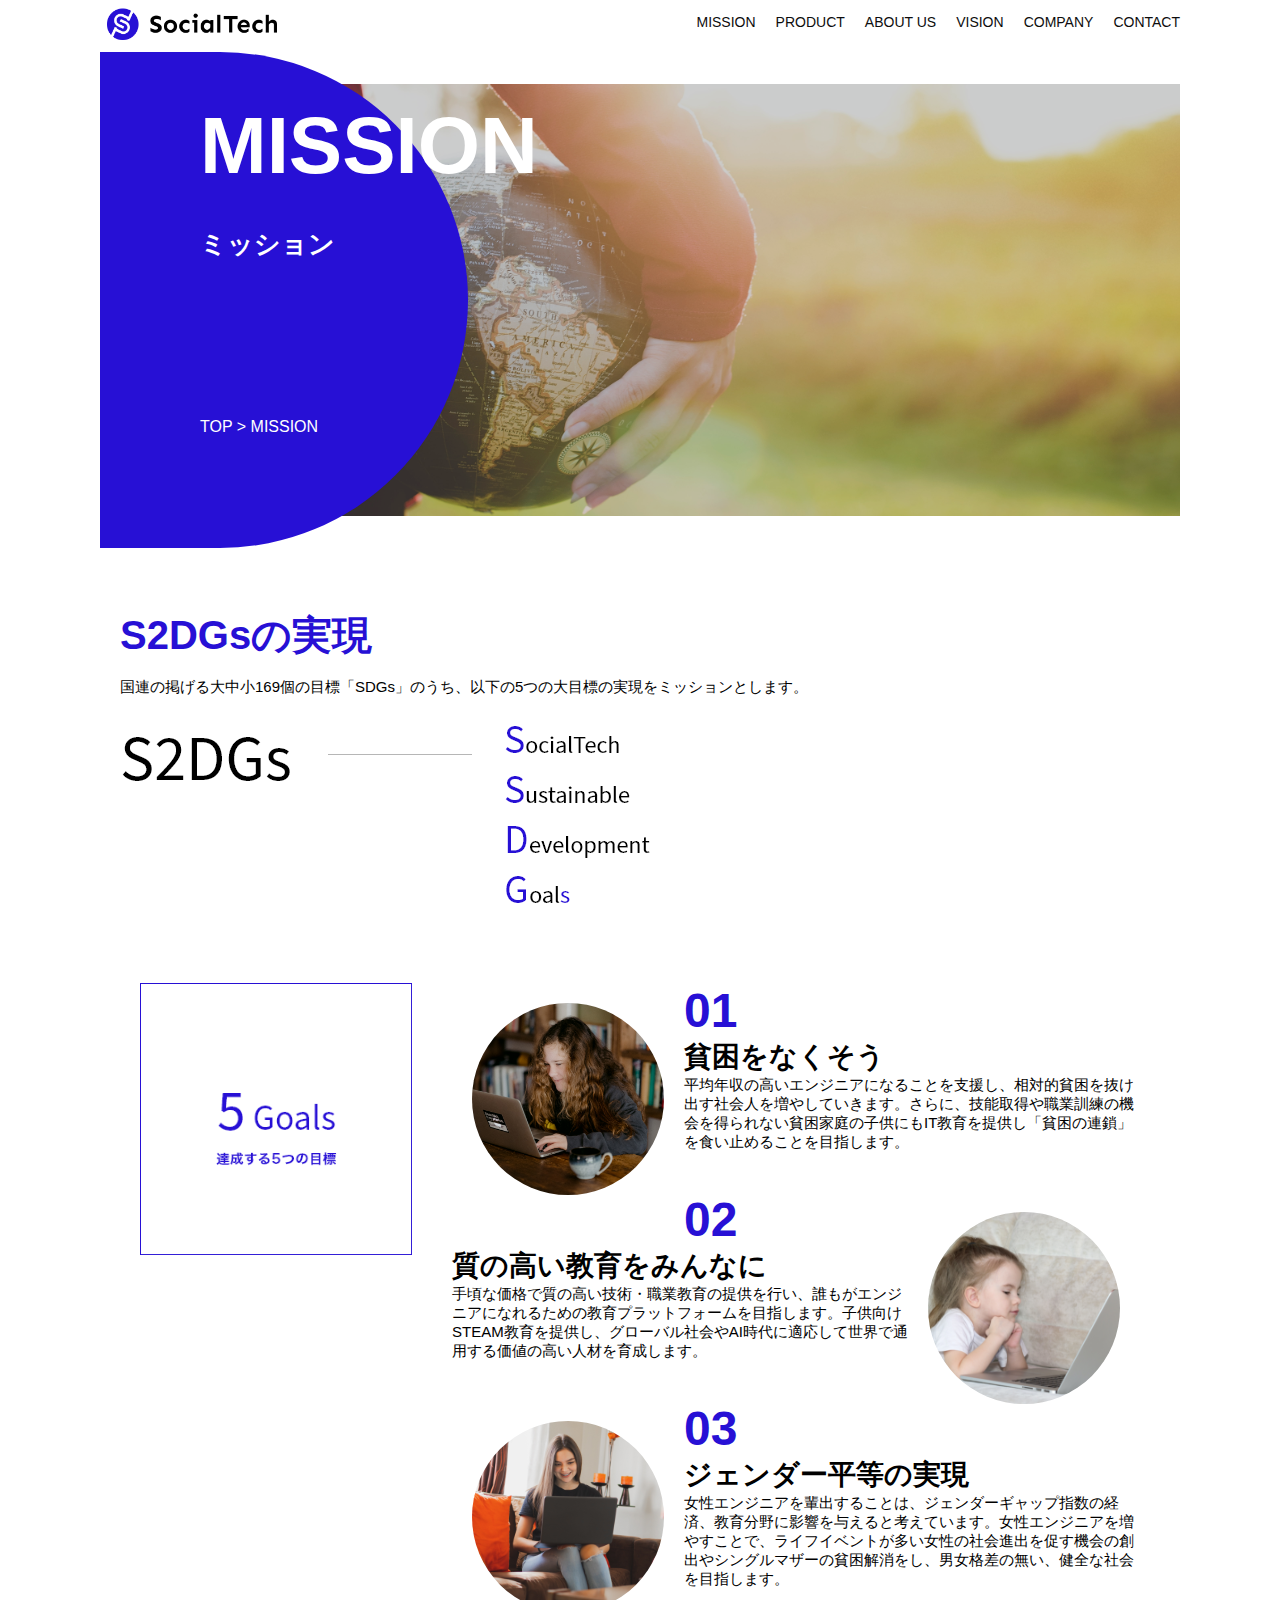
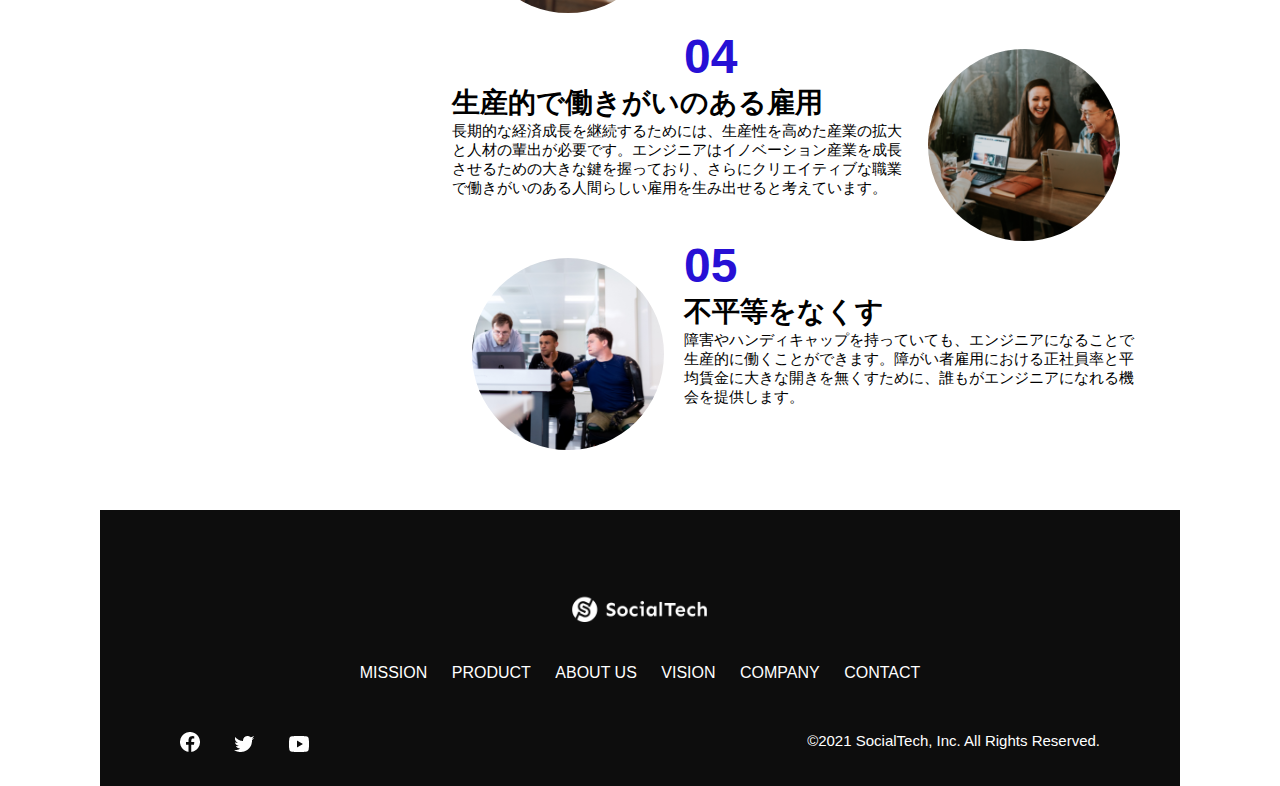
<file: kadai_tutorial_output/mission.html>
<!DOCTYPE html>
<html>
  <head>
    <title>SocialTech - MISSION ミッション -</title>
    <meta charset="utf-8" />
    <meta name="description" content="SocialTechが目指す5つの目標（S2DGs）を紹介します" />
    <meta name="viewport" content="width=device-width, initial-scale=1.0" />
    <link rel="stylesheet" href="style.css" />
  </head>

  <body>
    <!-- ヘッダー -->
    <header>
      <!-- ロゴ -->
      <a href="index.html" id="logo">
        <img src="images/logo.png" alt="トップページに戻る" />
      </a>

      <!-- PC用ナビゲーション -->
      <nav id="nav-pc">
        <ul>
          <li><a href="mission.html">MISSION</a></li>
          <li><a href="product.html">PRODUCT</a></li>
          <li><a href="index.html#aboutus">ABOUT US</a></li>
          <li><a href="index.html#vision">VISION</a></li>
          <li><a href="index.html#company">COMPANY</a></li>
          <li><a href="index.html#contact">CONTACT</a></li>
        </ul>
      </nav>

      <!-- スマホ用メニューボタン -->
      <button id="menu-sp">
        <img src="images/button-menu.png" alt="ナビゲーションを開く" onclick="document.getElementById('nav-sp').style.display = 'block'" />
      </button>

      <!-- スマホ用ナビゲーション -->
      <div id="nav-sp">
        <button id="close">
          <img src="images/button-close.png" alt="ナビゲーションを閉じる" onclick="document.getElementById('nav-sp').style.display = 'none'" />
        </button>

        <nav>
          <ul>
            <li>
              <a id="logo-sp" href="index.html" onclick="document.getElementById('nav-sp').style.display = 'none'"><img src="images/logo-sp.png" alt="トップページに戻る" /></a>
            </li>
            <li><a class="menu" href="mission.html" onclick="document.getElementById('nav-sp').style.display = 'none'">MISSION</a></li>
            <li><a class="menu" href="product.html" onclick="document.getElementById('nav-sp').style.display = 'none'">PRODUCT</a></li>
            <li><a class="menu" href="index.html#aboutus" onclick="document.getElementById('nav-sp').style.display = 'none'">ABOUT US</a></li>
            <li><a class="menu" href="index.html#vision" onclick="document.getElementById('nav-sp').style.display = 'none'">VISION</a></li>
            <li><a class="menu" href="index.html#company" onclick="document.getElementById('nav-sp').style.display = 'none'">COMPANY</a></li>
            <li><a class="menu" href="index.html#contact" onclick="document.getElementById('nav-sp').style.display = 'none'">CONTACT</a></li>
          </ul>
        </nav>
        <div id="sns">
          <a href="https://www.facebook.com/sejuku2013">
            <img src="images/button-facebook.png" alt="Facebookのリンク" />
          </a>
          <a href="https://twitter.com/samuraijuku">
            <img src="images/button-twitter.png" alt="Twitterのリンク" />
          </a>
          <a href="https://www.youtube.com/channel/UCCFOQO5aDK0xXam4cUQXT8g">
            <img src="images/button-youtube.png" alt="YouTubeのリンク" />
          </a>
        </div>
      </div>
    </header>

    <main>
      <article>
        <section id="mission-main">
          <div class="mission-main-inner">
            <div id="mission-title">
              <h1>MISSION<br><span>ミッション</span></h1>
              <p>TOP > MISSION</p>
            </div>
          </div>
        </section>

        <section id="mission-s2dgs">
          <h2 class="mission-h2">S2DGsの実現</h2>
          <p>国連の掲げる大中小169個の目標「SDGs」のうち、以下の5つの大目標の実現をミッションとします。</p>
          <img src="images/mission/mission-s2dgs.png" alt="S2DGs" />
        </section>

        <section id="mission-five-goals">
          <div class="five-goals-image">
            <img src="images/mission/mission-5goals.png" alt="5Goals" />
          </div>
          <div class="five-goals-read">
            <div>
              <img class="fivegoals-image-left" src="images/mission/mission-5goals01.png" alt="PCを操作する女の子" />
              <span class="fivegoals-number">01</span>
              <h3 class="fivegoals-h3">貧困をなくそう</h3>
              <p class="fivegoals-p">平均年収の高いエンジニアになることを支援し、相対的貧困を抜け出す社会人を増やしていきます。さらに、技能取得や職業訓練の機会を得られない貧困家庭の子供にもIT教育を提供し「貧困の連鎖」を食い止めることを目指します。</p>
            </div>
            <div>
              <img class="fivegoals-image-right" src="images/mission/mission-5goals02.png" alt="PCを見つめる小さい女の子" />
              <span class="fivegoals-number">02</span>
              <h3 class="fivegoals-h3">質の高い教育をみんなに</h3>
              <p class="fivegoals-p">手頃な価格で質の高い技術・職業教育の提供を行い、誰もがエンジニアになれるための教育プラットフォームを目指します。子供向けSTEAM教育を提供し、グローバル社会やAI時代に適応して世界で通用する価値の高い人材を育成します。</p>
            </div>
            <div>
              <img class="fivegoals-image-left" src="images/mission/mission-5goals03.png" alt="PCを操作する女性" />

              <span class="fivegoals-number">03</span>
              <h3 class="fivegoals-h3">ジェンダー平等の実現</h3>
              <p class="fivegoals-p">女性エンジニアを輩出することは、ジェンダーギャップ指数の経済、教育分野に影響を与えると考えています。女性エンジニアを増やすことで、ライフイベントが多い女性の社会進出を促す機会の創出やシングルマザーの貧困解消をし、男女格差の無い、健全な社会を目指します。</p>
            </div>
            <div>
              <img class="fivegoals-image-right" src="images/mission/mission-5goals04.png" alt="笑顔で話し合う3人の男女" />
              <span class="fivegoals-number">04</span>
              <h3 class="fivegoals-h3">生産的で働きがいのある雇用</h3>
              <p class="fivegoals-p">長期的な経済成長を継続するためには、生産性を高めた産業の拡大と人材の輩出が必要です。エンジニアはイノベーション産業を成長させるための大きな鍵を握っており、さらにクリエイティブな職業で働きがいのある人間らしい雇用を生み出せると考えています。</p>
            </div>
            <div>
              <img class="fivegoals-image-left" src="images/mission/mission-5goals05.png" alt="障害を持つ男性が生き生きと働く様子" />
              <span class="fivegoals-number">05</span>
              <h3 class="fivegoals-h3">不平等をなくす</h3>
              <p class="fivegoals-p">障害やハンディキャップを持っていても、エンジニアになることで生産的に働くことができます。障がい者雇用における正社員率と平均賃金に大きな開きを無くすために、誰もがエンジニアになれる機会を提供します。</p>
            </div>
          </div>
        </section>
      </article>
    </main>

    <footer>
      <div id="footer-logo">
        <img src="images/logo-sp.png" alt="SocialTech" />
      </div>
      <div id="footer-link">
        <a href="mission.html">MISSION</a>
        <a href="product.html">PRODUCT</a>
        <a href="index.html#aboutus">ABOUT US</a>
        <a href="index.html#vision">VISION</a>
        <a href="index.html#company">COMPANY</a>
        <a href="index.html#contact">CONTACT</a>
      </div>
      <div id="sns-footer">
        <div class="sns-btns">
          <a href="https://www.facebook.com/sejuku2013"><img src="images/button-facebook.png" alt="Facebookのリンク" /></a>
          <a href="https://twitter.com/samuraijuku"><img src="images/button-twitter.png" alt="Twitterのリンク" /></a>
          <a href="https://www.youtube.com/channel/UCCFOQO5aDK0xXam4cUQXT8g"><img src="images/button-youtube.png" alt="YouTubeのリンク" /></a>
        </div>
        <p id="copyright">&copy;2021 SocialTech, Inc. All Rights Reserved.</p>
      </div>
    </footer>
    
  </body>
</html>
</file>
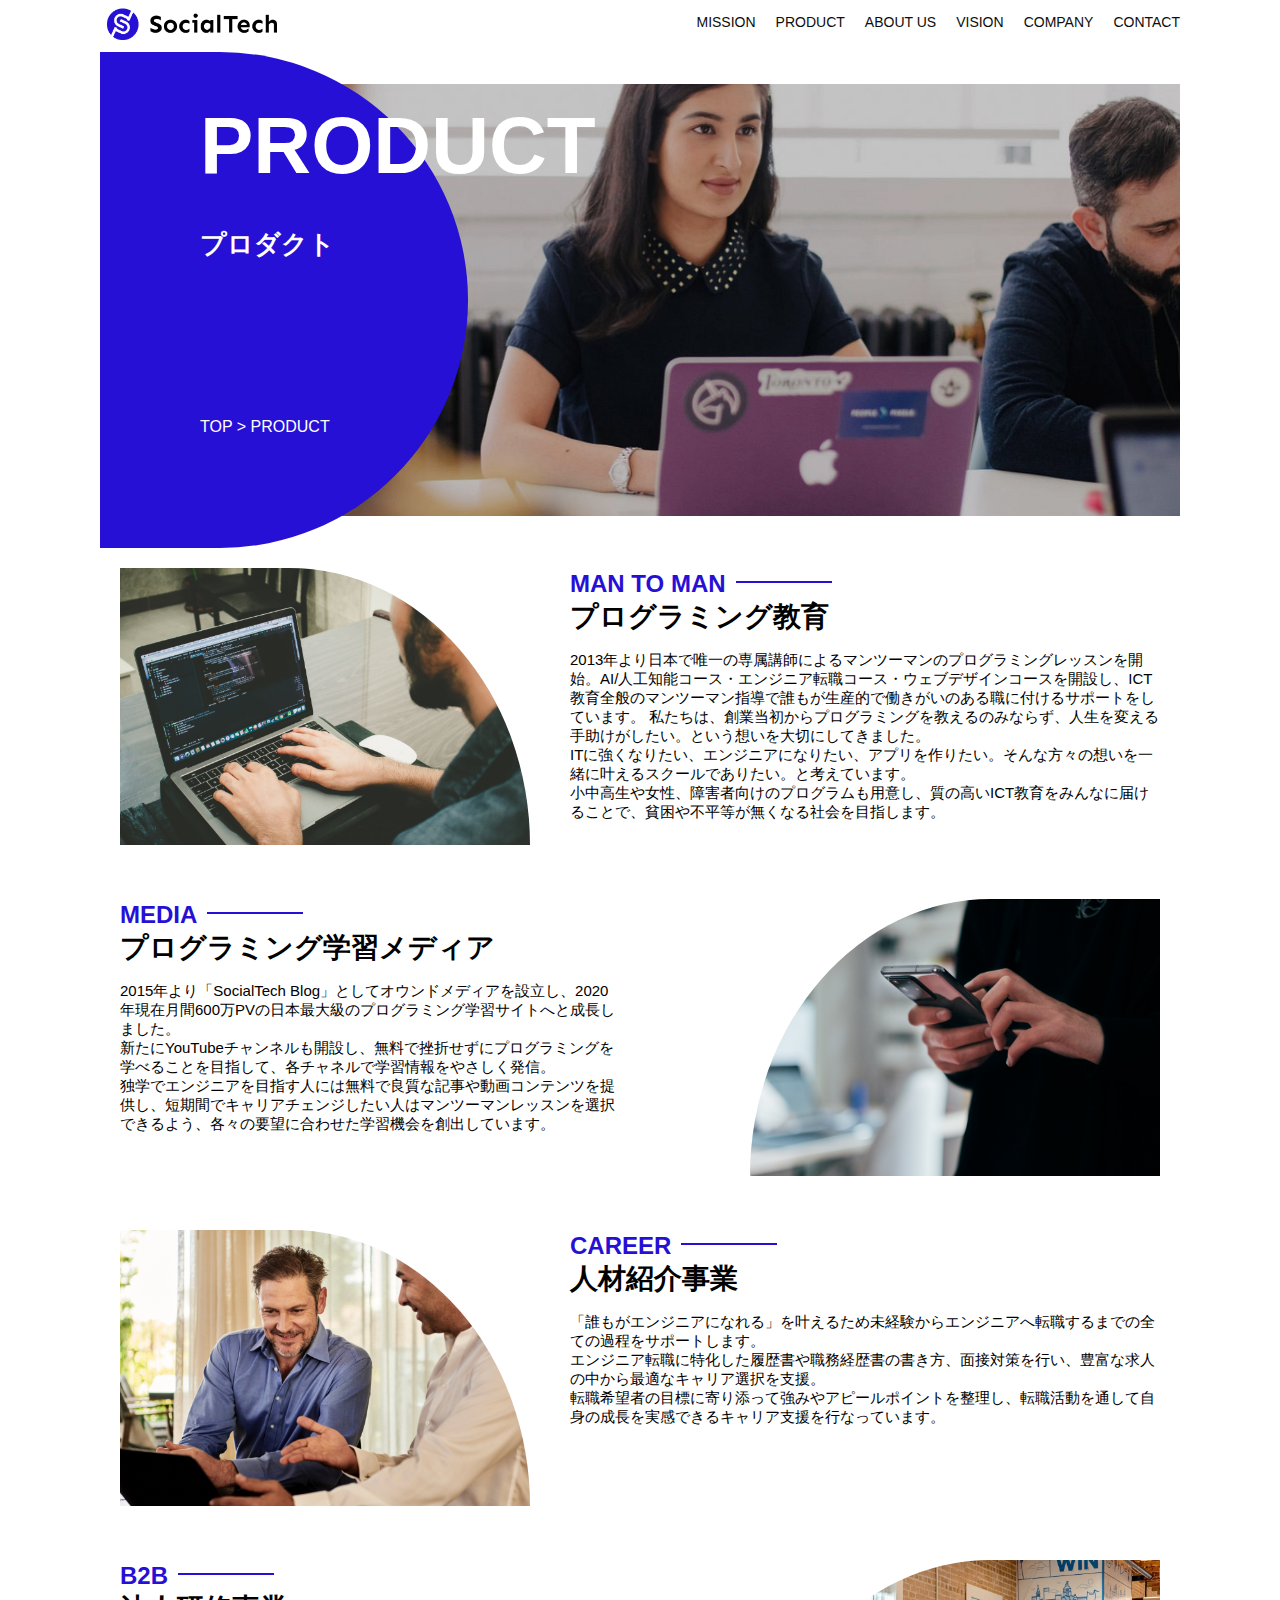
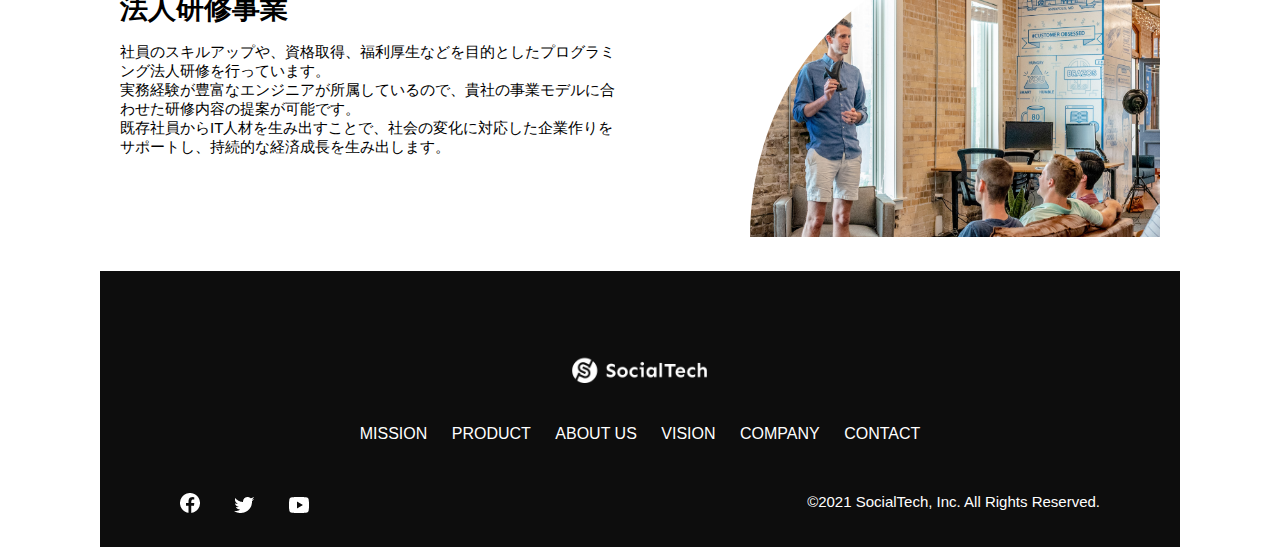
<file: kadai_tutorial_output/product.html>
<!DOCTYPE html>
<html>
  <head>
    <title>SocialTech -PRODUCT プロダクト-</title>
    <meta charset="utf-8">
    <meta name="description" content="SocialTechの4つのプロダクトを紹介します">
    <meta name="viewport" content="width=device-width, initial-scale=1.0">
    <link rel="stylesheet" href="style.css">
  </head>

  <body>
    <!-- ヘッダー -->
    <header>
      <!-- ロゴ -->
      <a href="index.html" id="logo">
        <img src="images/logo.png" alt="トップページに戻る">
      </a>

      <!-- PC用ナビゲーション -->
      <nav id="nav-pc">
        <ul>
          <li><a href="mission.html">MISSION</a></li>
          <li><a href="product.html">PRODUCT</a></li>
          <li><a href="index.html#aboutus">ABOUT US</a></li>
          <li><a href="index.html#vision">VISION</a></li>
          <li><a href="index.html#company">COMPANY</a></li>
          <li><a href="index.html#contact">CONTACT</a></li>
        </ul>
      </nav>

      <!-- スマホ用メニューボタン -->
      <button id="menu-sp">
        <img src="images/button-menu.png" alt="ナビゲーションを開く" onclick="document.getElementById('nav-sp').style.display = 'block'">
      </button>

      <!-- スマホ用ナビゲーション -->
      <div id="nav-sp">
        <button id="close">
          <img src="images/button-close.png" alt="ナビゲーションを閉じる" onclick="document.getElementById('nav-sp').style.display = 'none'">
        </button>

        <nav>
          <ul>
            <li>
              <a id="logo-sp" href="index.html" onclick="document.getElementById('nav-sp').style.display = 'none'"><img src="images/logo-sp.png" alt="トップページに戻る"></a>
            </li>
            <li><a class="menu" href="mission.html" onclick="document.getElementById('nav-sp').style.display = 'none'">MISSION</a></li>
            <li><a class="menu" href="product.html" onclick="document.getElementById('nav-sp').style.display = 'none'">PRODUCT</a></li>
            <li><a class="menu" href="index.html#aboutus" onclick="document.getElementById('nav-sp').style.display = 'none'">ABOUT US</a></li>
            <li><a class="menu" href="index.html#vision" onclick="document.getElementById('nav-sp').style.display = 'none'">VISION</a></li>
            <li><a class="menu" href="index.html#company" onclick="document.getElementById('nav-sp').style.display = 'none'">COMPANY</a></li>
            <li><a class="menu" href="index.html#contact" onclick="document.getElementById('nav-sp').style.display = 'none'">CONTACT</a></li>
          </ul>
        </nav>
        <div id="sns">
          <a href="https://www.facebook.com/sejuku2013">
            <img src="images/button-facebook.png" alt="Facebookのリンク">
          </a>
          <a href="https://twitter.com/samuraijuku">
            <img src="images/button-twitter.png" alt="Twitterのリンク">
          </a>
          <a href="https://www.youtube.com/channel/UCCFOQO5aDK0xXam4cUQXT8g">
            <img src="images/button-youtube.png" alt="YouTubeのリンク">
          </a>
        </div>
      </div>
    </header>

    <main>
      <article>
        <section id="product-main">
          <div class="product-main-inner">
            <div id="product-title">
              <h1>PRODUCT<br><span>プロダクト</span></h1>
              <p>TOP > PRODUCT</p>
            </div>
          </div>
        </section>
        
        <section class="product-section product-section-left">
          <div class="product-section-img">
            <img src="images/product/product-mantoman.png" alt="PCでコードを書く男性">
          </div>
          <div class="product-read">
            <h2 class="product-h2">MAN TO MAN</h2>
            <h3 class="product-h3">プログラミング教育</h3>
            <p>
              2013年より日本で唯一の専属講師によるマンツーマンのプログラミングレッスンを開始。AI/人工知能コース・エンジニア転職コース・ウェブデザインコースを開設し、ICT教育全般のマンツーマン指導で誰もが生産的で働きがいのある職に付けるサポートをしています。 私たちは、創業当初からプログラミングを教えるのみならず、人生を変える手助けがしたい。という想いを大切にしてきました。<br>ITに強くなりたい、エンジニアになりたい、アプリを作りたい。そんな方々の想いを一緒に叶えるスクールでありたい。と考えています。<br>小中高生や女性、障害者向けのプログラムも用意し、質の高いICT教育をみんなに届けることで、貧困や不平等が無くなる社会を目指します。
            </p>
          </div>
        </section>

        <section class="product-section product-section-right">
          <div class="product-read">
            <h2 class="product-h2">MEDIA</h2>
            <h3 class="product-h3">プログラミング学習メディア</h3>
            <p>2015年より「SocialTech Blog」としてオウンドメディアを設立し、2020年現在月間600万PVの日本最大級のプログラミング学習サイトへと成長しました。<br>新たにYouTubeチャンネルも開設し、無料で挫折せずにプログラミングを学べることを目指して、各チャネルで学習情報をやさしく発信。<br>独学でエンジニアを目指す人には無料で良質な記事や動画コンテンツを提供し、短期間でキャリアチェンジしたい人はマンツーマンレッスンを選択できるよう、各々の要望に合わせた学習機会を創出しています。</p>
          </div>
          <div class="product-section-img">
            <img src="images/product/product-media.png" alt="スマートフォンを操作する人">
          </div>
        </section>

        <section class="product-section product-section-left">
          <div class="product-section-img">
            <img src="images/product/product-career.png" alt="笑顔で話し合う2人の男性">
          </div>
          <div class="product-read">
            <h2 class="product-h2">CAREER</h2>
            <h3 class="product-h3">人材紹介事業</h3>
            <p>「誰もがエンジニアになれる」を叶えるため未経験からエンジニアへ転職するまでの全ての過程をサポートします。<br>エンジニア転職に特化した履歴書や職務経歴書の書き方、面接対策を行い、豊富な求人の中から最適なキャリア選択を支援。<br>転職希望者の目標に寄り添って強みやアピールポイントを整理し、転職活動を通して自身の成長を実感できるキャリア支援を行なっています。<br></p>
          </div>
        </section>

        <section class="product-section product-section-right">
          <div class="product-read">
            <h2 class="product-h2">B2B</h2>
            <h3 class="product-h3">法人研修事業</h3>
            <p>社員のスキルアップや、資格取得、福利厚生などを目的としたプログラミング法人研修を行っています。<br>実務経験が豊富なエンジニアが所属しているので、貴社の事業モデルに合わせた研修内容の提案が可能です。<br>既存社員からIT人材を生み出すことで、社会の変化に対応した企業作りをサポートし、持続的な経済成長を生み出します。</p>
          </div>
          <div class="product-section-img">
            <img src="images/product/product-b2b.png" alt="講演中の男性とそれを聴く人々">
          </div>
        </section>
      </article>
    </main>

    <footer>
      <div id="footer-logo">
        <img src="images/logo-sp.png" alt="SocialTech">
      </div>
      <div id="footer-link">
        <a href="mission.html">MISSION</a>
        <a href="product.html">PRODUCT</a>
        <a href="index.html#aboutus">ABOUT US</a>
        <a href="index.html#vision">VISION</a>
        <a href="index.html#company">COMPANY</a>
        <a href="index.html#contact">CONTACT</a>
      </div>
      <div id="sns-footer">
        <div class="sns-btns">
          <a href="https://www.facebook.com/sejuku2013"><img src="images/button-facebook.png" alt="Facebookのリンク"></a>
          <a href="https://twitter.com/samuraijuku"><img src="images/button-twitter.png" alt="Twitterのリンク"></a>
          <a href="https://www.youtube.com/channel/UCCFOQO5aDK0xXam4cUQXT8g"><img src="images/button-youtube.png" alt="YouTubeのリンク"></a>
        </div>
        <p id="copyright">&copy;2021 SocialTech, Inc. All Rights Reserved.</p>
      </div>
    </footer>

  </body>
</html>
</file>
<file: kadai_tutorial_output/style.css>
/* PC、スマホ共通スタイル */
* {
  box-sizing: border-box;
}

p {
  font-size: 15px;
}

body {
  max-width: 1080px;
  margin: 0 auto 0 auto;
  font-family: "Source Sans Pro", "Hiragino Kaku Gothic ProN", Meiryo, Arial, sans-serif;
}

/* PC用カルーセル設定 */
.carousel {
  margin: 0 20px 0 20px;
}

.carouselImg {
  width: 100%;
}
  
/* ヘッダー */
header {
  display: flex;
  justify-content: space-between;
}

/* ナビゲーションのレイアウト */
#nav-pc {
  font-size: 14px;
}

#nav-pc ul {
  display: flex;
  padding-left: 0;
}

#nav-pc li {
  list-style: none;
}

/* ナビゲーションのリンクの装飾設定 */
#nav-pc a {
  text-decoration: none;
  margin-left: 20px;
  color: #0d0d0d;
}

#nav-pc a:hover {
  text-decoration: underline;
}

/* スマホ用ナビを非表示 */
#nav-sp,
#menu-sp {
  display: none;
}

/*見出し*/
h2 {
  margin: 40px 0 0 0;
}

h2::after {
  content: url("images/line.png");
  margin-left: 10px;
}

h3 {
  font-size: 27px;
}

/* ミッション */
#mission {
  margin: 80px auto 80px auto;
}

#mission-flex {
  display: flex;
}

#mission-flex > div {
  width: 50%;
  margin: 20px;
}

#mission-photo {
  width: 100%;
}

#s2dgs {
  margin-top: 50px;
  width: 100%;
}

/* プロダクト */
#product {
  background-color: #fafafa;
  margin: 80px 0 80px 0;
  padding: 10px 40px 0px 40px;
}

/* 外枠 */
#product .product-flex {
  margin-top: 40px;
  display: flex;
}

/* 左のカラム */
#product-left {
  width: 50%;
  margin-right: 20px;
}

/* 右のカラム */
#product-right {
  width: 50%;
  margin-left: 20px;
  margin-top: 80px;
}

/* 写真＋説明の枠 */
#product-left > div {
  position: relative;
  height: 480px;
  margin-right: 20px;
}

#product-right > div {
  position: relative;
  height: 480px;
  margin-left: 20px;
}

/* 写真*/
.product-photo {
  width: 100%;
}

/* 説明文の枠 */
.product-explain {
  background-color: #ffffff;
  position: absolute;
  left: 0;
  bottom: 50px;
  margin: 0 40px 0 40px;
  padding: 20px;
  box-shadow: 5px 5px 10px rgba(0, 0, 0, 0.05);
}

/* 説明文の英語 */
.product-explain > span {
  color: #2710d5;
  font-weight: bold;
  font-size: 16px;
  margin: 0px;
}

/* 説明文の見出し */
.product-explain > h3 {
  margin: 5px 0 5px 0;
}

/* 説明文 */
.product-explain > p {
  margin: 0;
}

/* もっと見るボタン */
#product-more {
  text-align: center;
}

#product-more a {
  position: relative;
  bottom: -42px;
}

/* ABOUT US */
#aboutus {
  margin: 80px auto 80px auto;
}

/* ３つの組織文化と写真を入れる枠 */
#aboutus > div {
  display: flex;
}

/* 写真 */
.culture-img {
  width: 50%;
  align-self: flex-start;
}

.culture-img2 {
  margin-top: 50px;
  width: 100%;
}

/* 3つの組織文化の表 */
.culture-table {
  margin-right: 50px;
}

/* 番号 */
.culture-num {
  font-size: 80px;
  color: #2710d5;
  padding: 0 20px 0 0;
}

/* 見出し */
.culture-table th {
  text-align: left;
  font-size: 28px;
  font-weight: bold;
}

/* 組織文化英語 */
.culture-en {
  color: #2710d5;
  font-size: 24px;
}

/* 説明文 */
.culture-description {
  margin: 0;
}

/* ビジョン */
#vision {
  margin: 80px auto 80px auto;
}

/* セクション内の外枠*/
#vision > div {
  display: flex;
  justify-content: space-between;
  flex-wrap: wrap;
}

/*7つの行動指針の枠*/
.vision-box {
  width: 300px;
  height: 300px;
  margin-bottom: 30px;
  position: relative;
}

.vision-box > img {
  width: 100%;
  position: relative;
  z-index: 30;
}

.vision-box > div {
  position: absolute;
  top: 0;
  left: 0;
  z-index: 31;
  margin-right: 20px;
}

.vision-box > div > h4 {
  color: #2710d5;
  font-size: 19px;
  margin: 80px 0 0 0;
}

.vision-box > div > h4::first-letter {
  font-size: 40px;
}

.vision-box > div > h5 {
  font-size: 20px;
  margin: 0 0 0 0;
}

.vision-box > div > p {
  margin: 10px 0 0 0;
}

/*会社概要*/
#company {
  margin: 80px auto 80px auto;
}

#company-table {
  width: 100%;
}

.tableheader {
  text-align: left;
  padding: 20px;
  border-bottom-color: #2710d5;
  border-bottom-width: 1px;
  border-bottom-style: solid;
  width: 100px;
}

.tableheader-first {
  border-top-color: #2710d5;
  border-top-width: 1px;
  border-top-style: solid;
}

.cell {
  padding: 30px;
  border-bottom-color: #ececec;
  border-bottom-width: 1px;
  border-bottom-style: solid;
}

.cell-first {
  border-top-color: #ececec;
  border-top-width: 1px;
  border-top-style: solid;
}

#company > iframe {
  width: 100%;
  height: 368px;
  margin-top: 40px;
}

/* お問い合わせ */
#contact {
  margin: 80px auto 80px auto;
}

/* 外枠 */
#contact > form > div {
  display: flex;
  flex-direction: row;
  flex-wrap: wrap;
  padding-bottom: 30px;
}

/* 左列　見出し */
.contact-heading {
  width: 240px;
  align-self: center;
}

/* 見出しのラベル */
.contact-label {
  font-weight: bold;
}

/* 必須 */
.contact-span {
  color: #ce2222;
  margin: 0 0 0 20px;
  font-weight: bold;
}

/* テキストボックス */
.contact-textbox {
  border-top: 0px;
  border-left: 0px;
  border-right: 0px;
  border-bottom-width: 1px;
  border-bottom-color: #707070;
  border-style: solid;
  background-color: #fafafa;
  height: 56px;
  width: 400px;
}

/* お問い合わせ内容のテキストエリア */
.contact-textarea {
  border-top: 0px;
  border-left: 0px;
  border-right: 0px;
  border-bottom-width: 1px;
  border-bottom-color: #707070;
  background-color: #fafafa;
  width: 400px;
  height: 200px;
}

/* 個人情報の取り扱い */
#contact dt {
  font-weight: bold;
}

#contact dd {
  margin: 0 0 16px 0;
}

#contact dd p {
  margin: 0;
}

#contact dd ul {
  padding-left: 0;
}

#contact dd li {
  margin-bottom: 0;
  list-style: none;
}

/* フッター */
footer {
  background-color: #0d0d0d;
  text-align: center;
  padding: 80px 80px 30px 80px;
}

#footer-logo {
  margin-bottom: 30px;
}

#footer-link {
  margin-bottom: 50px;
}

#footer-link > a {
  text-decoration: none;
  margin: 10px;
  color: #ffffff;
}

#footer-link > a:hover {
  text-decoration: underline;
}

#sns-footer {
  display: flex;
  justify-content: space-between;
  text-align: left;
}

#sns-footer a {
  margin-right: 30px;
}

#copyright {
  color: #ffffff;
  margin: 0;
}

/* mission.html用スタイル */
/* ミッションのメインビジュアル */
.mission-main-inner {
  background-image: url("images/mission/mission-main.png");
  background-repeat: no-repeat;
  background-position-y: center;
}

#mission-title {
  background-color: #2710d5;
  width: 368px;
  color: #ffffff;
  height: 496px;
  border-radius: 0 248px 248px 0;
  position: relative;
}

#mission-title h1 {
  position: absolute;
  top: 0;
  left: 100px;
  font-size: 80px;
  line-height: 1;
}

#mission-title h1 span {
  font-size: 26px;
}

#mission-title > p {
  position: absolute;
  top: 350px;
  left: 100px;
  font-size: 16px;
}

/* ミッションページ　S2DGSの設定 */
#mission-s2dgs {
  padding: 20px;
}

.mission-h2 {
  color: #2710d5;
  font-size: 40px;
}

.mission-h2::after {
  content: none;
}

/* ミッションページ　5つのゴールの設定 */
#mission-five-goals {
  padding: 20px;
  display: flex;
}

#mission-five-goals .five-goals-image {
  width: 30%;
  padding: 20px;
}

#mission-five-goals .five-goals-image img {
  width: 100%;
}

#mission-five-goals .five-goals-read {
  width: 70%;
  padding: 20px;
}

#mission-five-goals .five-goals-read > div {
  margin-bottom: 40px;
}

.fivegoals-image-right {
  float: right;
  margin: 20px;
}

.fivegoals-image-left {
  float: left;
  margin: 20px;
}

.fivegoals-number {
  color: #2710d5;
  font-size: 48px;
  font-weight: bold;
  margin: 0;
}

.fivegoals-h3 {
  font-size: 28px;
  margin: 0;
}

.fivegoals-p {
  margin: 0;
}

/* プロダクトページ */
.product-main-inner {
  background-image: url("images/product/product-main.png");
  background-repeat: no-repeat;
  background-position-y: center;
}

#product-title {
  background-color: #2710d5;
  width: 368px;
  color: #ffffff;
  height: 496px;
  border-radius: 0 248px 248px 0;
  position: relative;
}

#product-title h1 {
  position: absolute;
  top: 0;
  left: 100px;
  font-size: 80px;
  line-height: 1;
}

#product-title h1 span {
  font-size: 26px;
}

#product-title > p {
  position: absolute;
  top: 350px;
  left: 100px;
  font-size: 16px;
}

/* セクション */
.product-section {
  display: flex;
  padding: 20px 20px 0;
}

.product-section .product-section-img {
  width: 450px;
}

/* 右が画像のセクション*/
.product-section-left .product-section-img img {
  width: 100%;
  padding: 0 40px 30px 0;
  border-radius: 0 432px 0 0;
}

.product-section-left .product-read {
  width: 50%;
  flex-grow: 1;
}

.product-section-left .product-read p {
  margin-bottom: 0;
}

/* 右が画像のセクション*/
.product-section-right {
  justify-content: space-between;
}

.product-section-right .product-section-img img {
  width: 100%;
  padding: 0 0 30px 40px;
  border-radius: 432px 0 0 0;
}

.product-section-right .product-read {
  width: 500px;
}

.product-h2 {
  color: #2710d5;
  font-size: 24px;
  margin: 0;
}

.product-h3 {
  font-size: 28px;
  margin: 0;
}

/*====================
 スマートフォン用のスタイル
=====================*/
@media screen and (max-width: 767px) {
  /* スマホ用カルーセル設定 */
  .carousel {
    margin: 0;
  }

  /* PC用ナビゲーション非表示 */
  #nav-pc {
    display: none;
  }

  /* ハンバーガーメニュー */
  #menu-sp {
    display: block;
    background-color: transparent;
    padding: 0;
    border: none;
    position: absolute;
    top: 0px;
    right: 0px;
  }

  /* スマホ用ナビゲーションの表示切替*/
  /* 初期状態、レイアウトと非表示設定 */
  #nav-sp {
    background-color: #2710d5;
    position: fixed;
    left: 0;
    top: 0;
    height: 100%;
    width: 100%;
    display: none;
    z-index: 100;
  }

  /* ×ボタン */
  #close {
    position: absolute;
    top: 20px;
    right: 20px;
    background-color: transparent;
    border: none;
  }

  #nav-sp nav ul {
    padding-left: 0;
  }

  #nav-sp nav li {
    list-style: none;
  }

  /* ナビゲーションメニュー用ロゴ */
  #logo-sp {
    margin: 80px 0 30px 20px;
  }

  /* ナビゲーションのリンクの装飾設定 */
  #nav-sp nav a {
    display: block;
    color: #ffffff;
  }

  #nav-sp nav a:hover {
    text-decoration: underline;
  }

  #nav-sp .menu {
    text-decoration: none;
    margin: 0 20px 0 20px;
    height: 44px;
    font-size: 16px;
    background-image: url("images/arrow.png");
    background-repeat: no-repeat;
    background-position: right top;
  }

  #sns {
    position: absolute;
    bottom: 20px;
    left: 20px;
  }

  #sns > a {
    margin-right: 30px;
  }

  /* メインビジュアル */
  #main-visual {
    position: relative;
    height: 470px;
  }

  #main-visual > div {
    text-align: center;
    height: 280px;
  }

  #main-visual h1 {
    font-size: 28px;
    margin: 90px 0 0 0;
  }

  #main-visual > div > p {
    margin: 0;
    font-size: 15px;
  }

  #main-visual > img {
    width: 100%;
    border-radius: 476px 0 0 0;
    top: auto;
    bottom: 0;
  }

  /*見出し*/
  h2 {
    margin: 15px 0 15px 0;
  }
  
  h3 {
    font-size: 24px;
    margin: 10px 0 0 0;
  }

  /* ミッション */
  #mission {
    margin: 20px 0 20px 0;
    padding: 0 20px 0 20px;
  }

  #mission-flex {
    flex-direction: column;
  }

  #mission-flex > div {
  width: 100%;
  margin: 0;
  }

  /* プロダクト */
  #product {
    margin: 0;
    padding: 10px 20px 0 20px;
  }

  /* 外枠 */
  #product .product-flex {
    flex-direction: column;
    margin-top: 0;
  }

  /* 左右のカラム　スマホでは縦並び */
  #product-left,
  #product-right {
    width: 100%;;
    margin: 0;
  }

  /* 写真＋説明の枠 */
  #product-left > div,
  #product-right > div {
    height: auto;
    margin: 0;
  }

  /* 説明文の枠 */
  .product-explain {
    position: relative;
    margin: 0;
  }

  .product-explain > h3 {
    margin: 10px 0 10px 0;
    font-size: 24px;
  }

  /* もっと見るボタン */
  #product-more {
    text-align: left;
  }

  /* ABOUT US */
  #aboutus {
    margin: 80px 20px 80px 20px;
  }

  #aboutus > div {
    flex-direction: column;
  }

  .culture-table th {
    font-size: 16px;
  }

  .culture-table {
    margin-right: 0;
    padding-right: 20px;
    order: 2;
  }

  .culture-img {
    width: 100%;
    order: 1;
  }

  .culture-img2 {
    margin-top: 0;
  }

  .culture-num {
    padding: 0;
  }

  .culture-description {
    margin: 0;
  }

  /* ビジョン */
  #vision {
    margin: 80px 20px 80px 20px;
  }

  .vision-box > img {
    position: absolute;
    top: 0;
    left: 0;
  }

  .vision-box > div > h4 {
    margin: 60px 0 0 0;
  }

  /*会社概要*/
  #company {
    margin: 0 20px 0 20px;
  }

  #company > h3 {
    margin-bottom: 20px;
  }

  .tableheader {
    width: 50px;
  }

  .cell {
    padding: 20px;
  }

  #company > iframe {
    height: 240px;
  }

  /* お問い合わせ */
  #contact {
    margin: 80px 20px 80px 20px;
  }

  #contact > h3 {
    margin-bottom: 20px;
  }

  #contact > form > div {
    flex-direction: column;
    margin-bottom: 20px;
  }

  .contact-heading {
    align-self: auto;
    margin-bottom: 20px;
  }

  .contact-textbox {
    min-width: 300px;
    width: 100%;
  }

  .contact-textarea {
    height: 150px;
    width: 100%;
  }

  .radiobutton {
    margin-bottom: 20px;
  }

  /* フッター */
  footer {
    padding: 30px 20px 50px 20px;
    text-align: left;
  }

  #footer-link > a {
    margin: 0 20px 30px 0;
    display: block;
    background-image: url("images/arrow.png");
    background-repeat: no-repeat;
    background-position: right top;
  }

  #footer-link > a:hover {
    text-decoration: underline;
  }

  #sns-footer {
    flex-direction: column;
    justify-content: flex-start;
  }

  #copyright {
    font-size: 12px;
    margin-top: 30px;
  }

  /* mission.html用スタイル */
  /* ミッションのメインビジュアル */
  #mission-main {
    height: 256px;
    margin-top: 4%;
    position: relative;
  }

  .mission-main-inner {
    height: 80%;
    background-size: cover;
  }

  #mission-title {
    width: 136px;
    height: 256px;
    position: absolute;
    top: -10%;
  }

  #mission-title h1 {
    left: 20px;
    font-size: 40px;
  }

  #mission-title h1 span {
    font-size: 18px;
  }

  #mission-title > p {
    top: 180px;
    left: 20px;
    font-size: 13px;
  }

  /* ミッションページ　S2DGSの設定 */
  .mission-h2 {
    font-size: 38px;
    margin: 0px;
  }

  .mission-h2::after {
    content: none;
  }

  #mission-s2dgs > img {
    width: 100%;
  }

  /* ミッションページ　5つのゴールの設定 */
  #mission-five-goals {
    flex-direction: column;
  }

  #mission-five-goals > div {
    padding: 0;
  }

  #mission-five-goals .five-goals-image,
  #mission-five-goals .five-goals-read {
    width: 100%;
    padding: 0;
  }

  #mission-five-goals .five-goals-read > div {
    display: flex;
    flex-direction: column;
  }

  .fivegoals-image-right,
  .fivegoals-image-left {
    align-self: center;
  }

  /* プロダクトページ */
  #product-main {
    height: 256px;
    margin-top: 4%;
    position: relative;
  }

  .product-main-inner {
    height: 80%;
    background-size: cover;
  }

  #product-title {
    width: 136px;
    height: 256px;
    position: absolute;
    top: -10%;
  }
  
  #product-title h1 {
    left: 20px;
    font-size: 40px;
  }

  #product-title h1 span {
    font-size: 18px;
  }

  #product-title > p {
    top: 180px;
    left: 20px;
    font-size: 13px;
  }

  /* セクション */
  .product-section {
    flex-direction: column;
  }

  .product-section .product-section-img {
    width: 100%;
  }
  
  .product-section .product-section-img img {
    width: 100%;
    padding: 0;
  }

  /* 右が画像のセクション*/
  .product-section-left .product-section-img img {
    border-radius: 0 300px 0 0;
  }

  .product-section-left .product-read {
    width: 100%;
    flex-grow: 1;
  }

  /* 右が画像のセクション*/
  .product-section-right .product-section-img {
    order: 1;
    border-radius: 300px 0 0 0;
  }

  .product-section-right .product-read {
    order: 2;
    width: 100%;
  }

}
</file>
